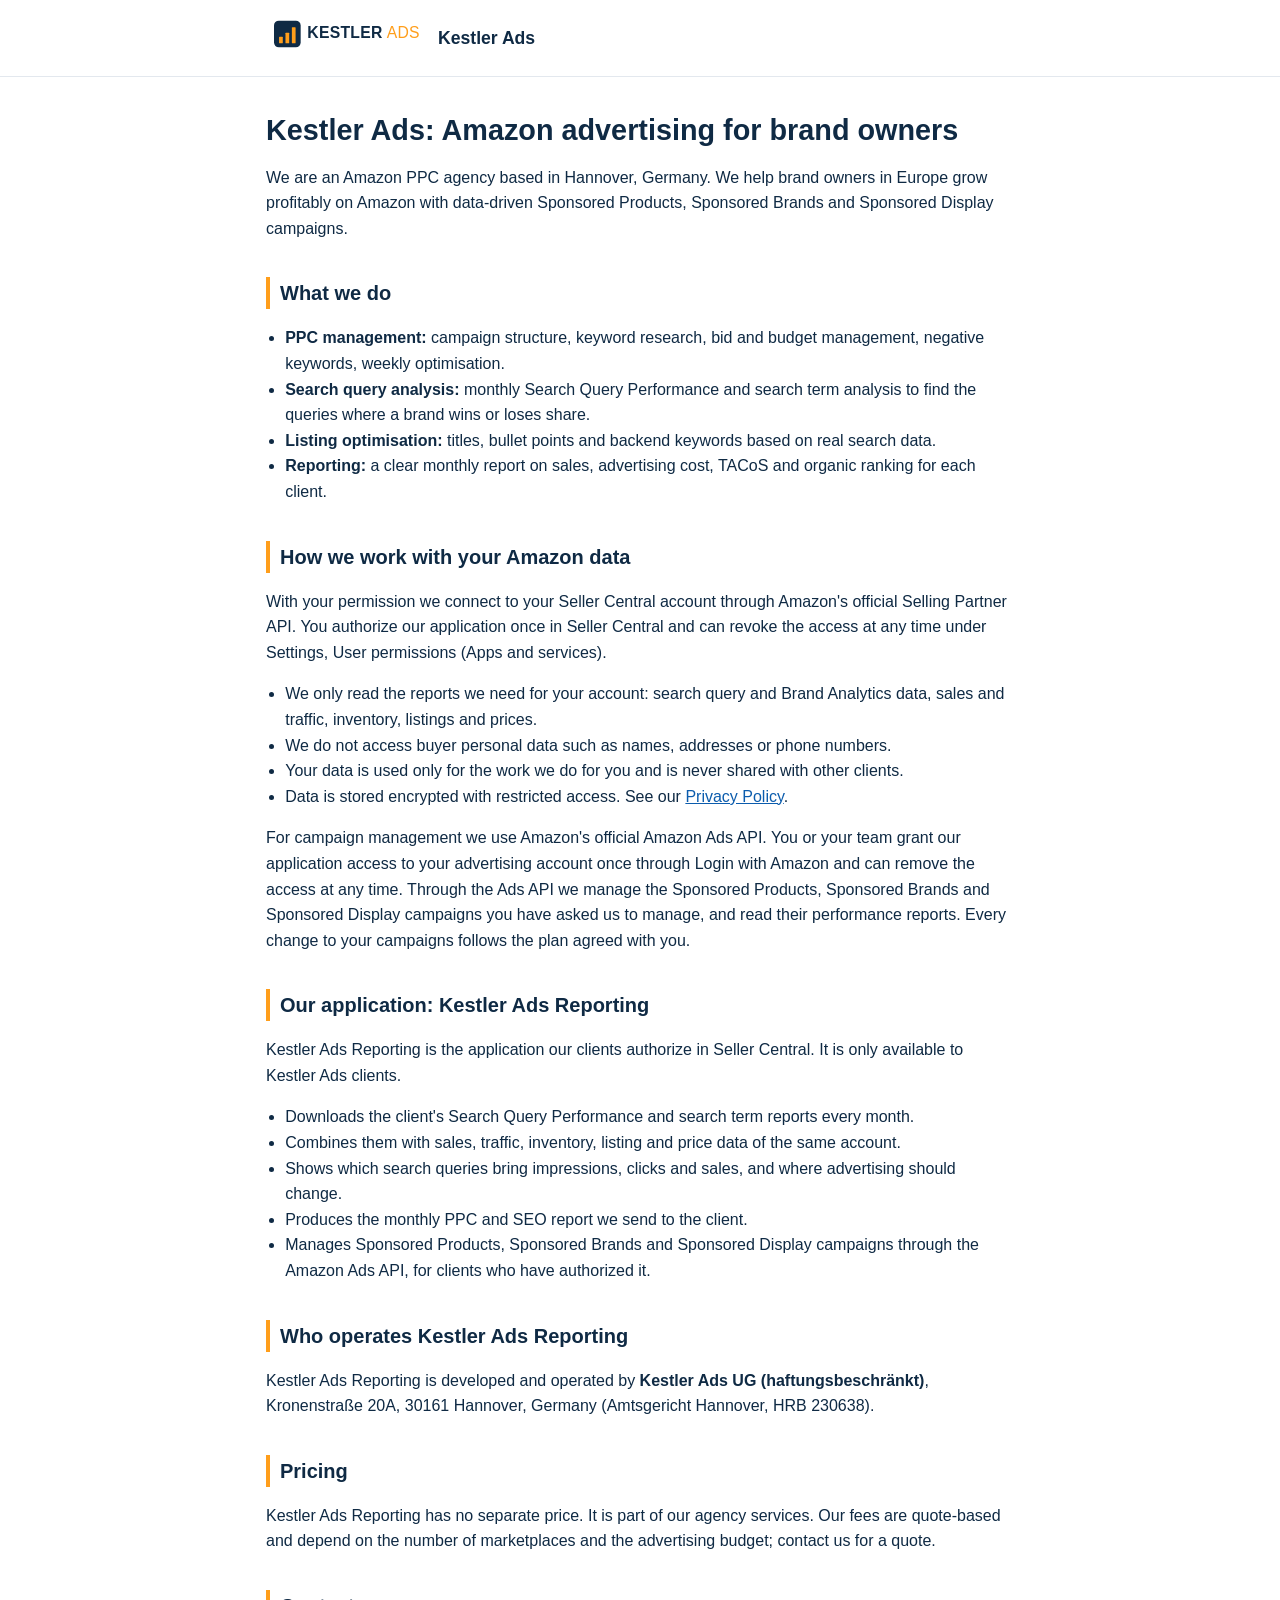
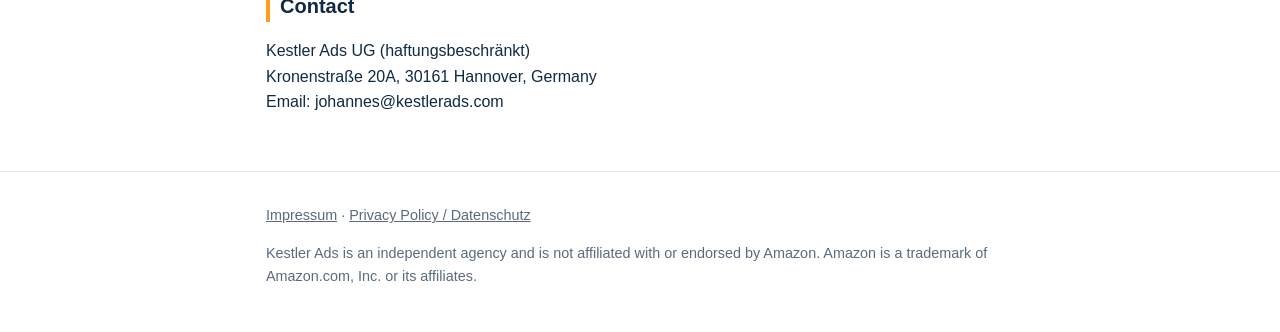
<file: index.html>
<!doctype html>
<html lang="en"><head><meta charset="utf-8"><meta name="viewport" content="width=device-width,initial-scale=1"><title>Kestler Ads: Amazon advertising for brand owners</title><meta name="description" content="Kestler Ads UG: Amazon PPC agency in Hannover, Germany."><link rel="stylesheet" href="/style.css"><link rel="icon" href="/logo-kestler-ads.svg"></head><body>
<header><div class="wrap"><a href="/"><img src="/logo-kestler-ads.svg" alt="Kestler Ads logo"></a><a href="/">Kestler Ads</a></div></header>
<main><div class="wrap">
<h1>Kestler Ads: Amazon advertising for brand owners</h1>
<p>We are an Amazon PPC agency based in Hannover, Germany. We help brand owners in Europe grow profitably on Amazon with data-driven Sponsored Products, Sponsored Brands and Sponsored Display campaigns.</p>
<h2>What we do</h2>
<ul>
<li><strong>PPC management:</strong> campaign structure, keyword research, bid and budget management, negative keywords, weekly optimisation.</li>
<li><strong>Search query analysis:</strong> monthly Search Query Performance and search term analysis to find the queries where a brand wins or loses share.</li>
<li><strong>Listing optimisation:</strong> titles, bullet points and backend keywords based on real search data.</li>
<li><strong>Reporting:</strong> a clear monthly report on sales, advertising cost, TACoS and organic ranking for each client.</li>
</ul>
<h2>How we work with your Amazon data</h2>
<p>With your permission we connect to your Seller Central account through Amazon's official Selling Partner API. You authorize our application once in Seller Central and can revoke the access at any time under Settings, User permissions (Apps and services).</p>
<ul>
<li>We only read the reports we need for your account: search query and Brand Analytics data, sales and traffic, inventory, listings and prices.</li>
<li>We do not access buyer personal data such as names, addresses or phone numbers.</li>
<li>Your data is used only for the work we do for you and is never shared with other clients.</li>
<li>Data is stored encrypted with restricted access. See our <a href="/privacy.html">Privacy Policy</a>.</li>
</ul>
<p>For campaign management we use Amazon's official Amazon Ads API. You or your team grant our application access to your advertising account once through Login with Amazon and can remove the access at any time. Through the Ads API we manage the Sponsored Products, Sponsored Brands and Sponsored Display campaigns you have asked us to manage, and read their performance reports. Every change to your campaigns follows the plan agreed with you.</p>
<h2>Our application: Kestler Ads Reporting</h2>
<p>Kestler Ads Reporting is the application our clients authorize in Seller Central. It is only available to Kestler Ads clients.</p>
<ul>
<li>Downloads the client's Search Query Performance and search term reports every month.</li>
<li>Combines them with sales, traffic, inventory, listing and price data of the same account.</li>
<li>Shows which search queries bring impressions, clicks and sales, and where advertising should change.</li>
<li>Produces the monthly PPC and SEO report we send to the client.</li>
<li>Manages Sponsored Products, Sponsored Brands and Sponsored Display campaigns through the Amazon Ads API, for clients who have authorized it.</li>
</ul>
<h2>Who operates Kestler Ads Reporting</h2>
<p>Kestler Ads Reporting is developed and operated by <strong>Kestler Ads UG (haftungsbeschränkt)</strong>, Kronenstraße 20A, 30161 Hannover, Germany (Amtsgericht Hannover, HRB 230638).</p>
<h2>Pricing</h2>
<p>Kestler Ads Reporting has no separate price. It is part of our agency services. Our fees are quote-based and depend on the number of marketplaces and the advertising budget; contact us for a quote.</p>
<h2>Contact</h2>
<p>Kestler Ads UG (haftungsbeschränkt)<br>Kronenstraße 20A, 30161 Hannover, Germany<br>Email: johannes@kestlerads.com</p>
</div></main>
<footer><div class="wrap"><p><a href="/impressum.html">Impressum</a> · <a href="/privacy.html">Privacy Policy / Datenschutz</a></p><p>Kestler Ads is an independent agency and is not affiliated with or endorsed by Amazon. Amazon is a trademark of Amazon.com, Inc. or its affiliates.</p></div></footer>
</body></html>
</file>
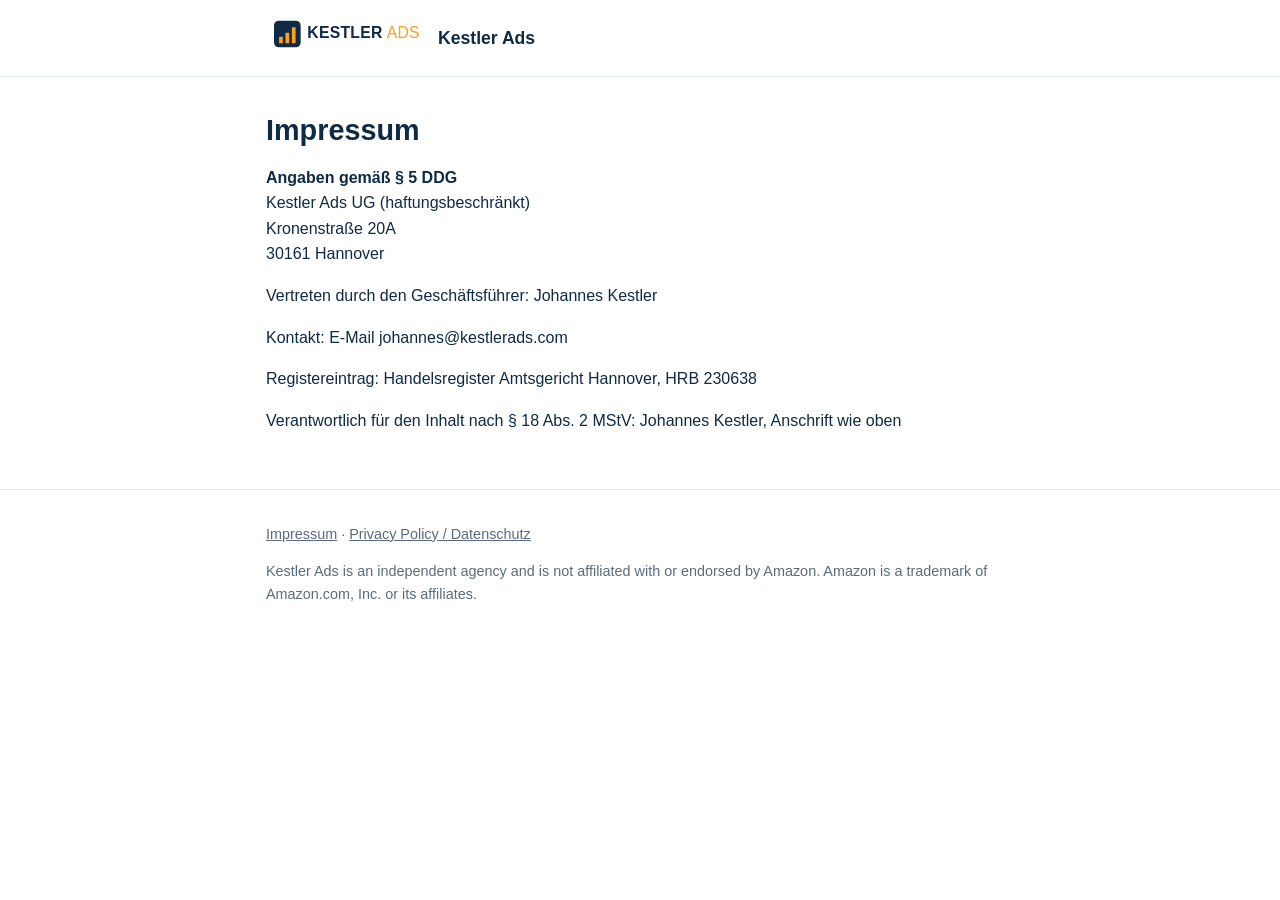
<file: impressum.html>
<!doctype html>
<html lang="de"><head><meta charset="utf-8"><meta name="viewport" content="width=device-width,initial-scale=1"><title>Impressum – Kestler Ads</title><link rel="stylesheet" href="/style.css"><link rel="icon" href="/logo-kestler-ads.svg"></head><body>
<header><div class="wrap"><a href="/"><img src="/logo-kestler-ads.svg" alt="Kestler Ads logo"></a><a href="/">Kestler Ads</a></div></header>
<main><div class="wrap">
<h1>Impressum</h1>
<p><strong>Angaben gemäß § 5 DDG</strong><br>Kestler Ads UG (haftungsbeschränkt)<br>Kronenstraße 20A<br>30161 Hannover</p>
<p>Vertreten durch den Geschäftsführer: Johannes Kestler</p>
<p>Kontakt: E-Mail johannes@kestlerads.com</p>
<p>Registereintrag: Handelsregister Amtsgericht Hannover, HRB 230638</p>
<p>Verantwortlich für den Inhalt nach § 18 Abs. 2 MStV: Johannes Kestler, Anschrift wie oben</p>
</div></main>
<footer><div class="wrap"><p><a href="/impressum.html">Impressum</a> · <a href="/privacy.html">Privacy Policy / Datenschutz</a></p><p>Kestler Ads is an independent agency and is not affiliated with or endorsed by Amazon. Amazon is a trademark of Amazon.com, Inc. or its affiliates.</p></div></footer>
</body></html>
</file>
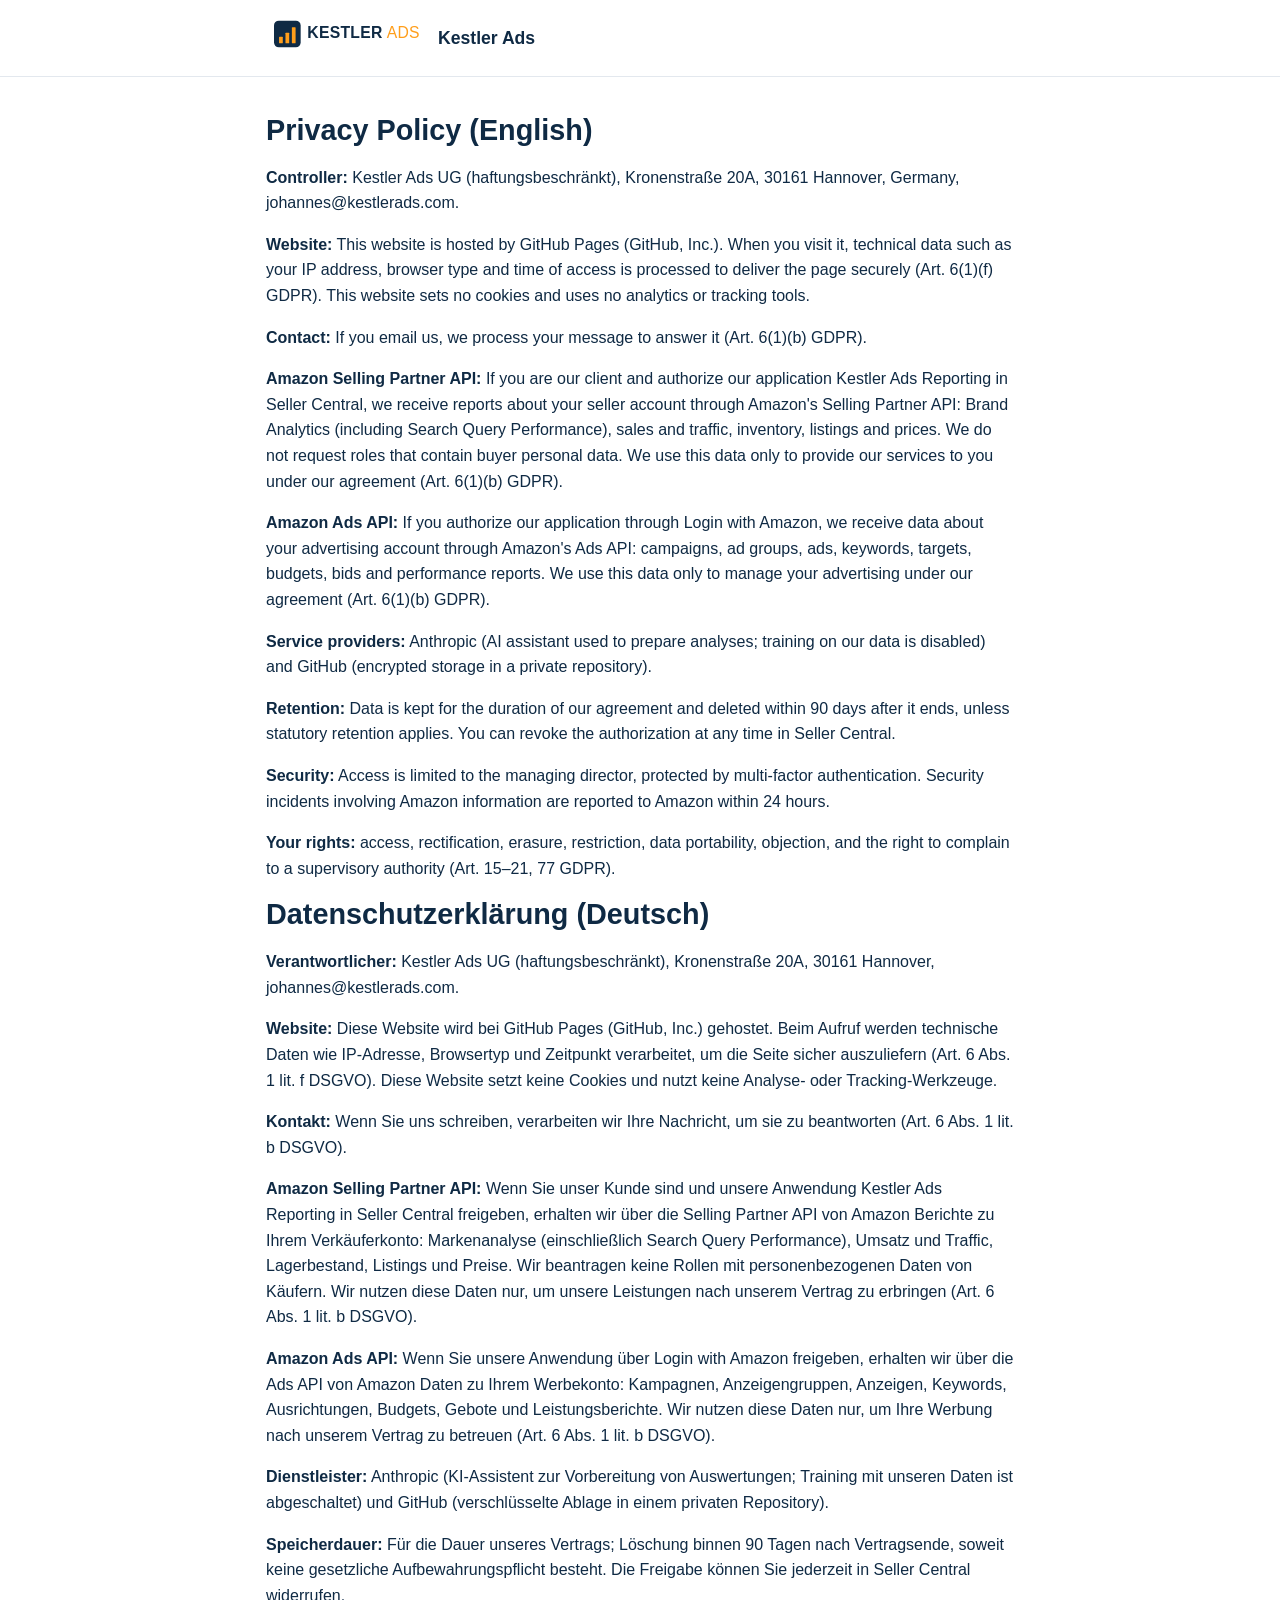
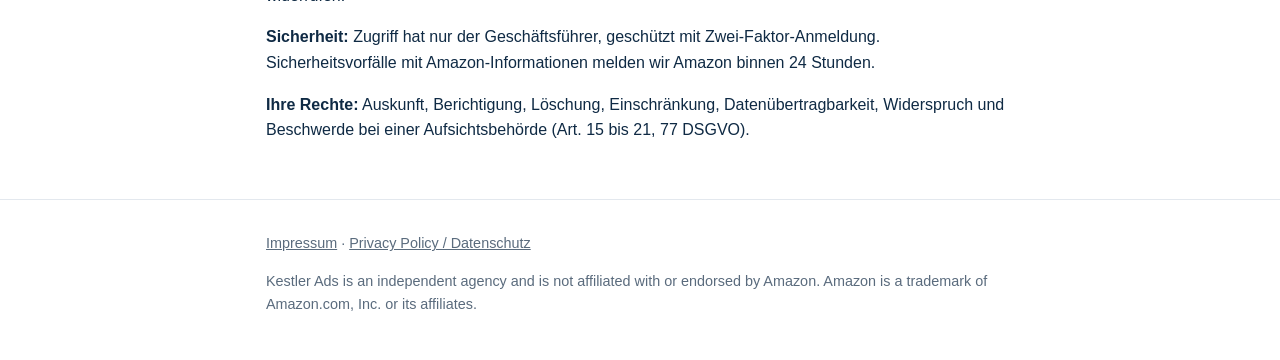
<file: privacy.html>
<!doctype html>
<html lang="en"><head><meta charset="utf-8"><meta name="viewport" content="width=device-width,initial-scale=1"><title>Privacy Policy / Datenschutz – Kestler Ads</title><link rel="stylesheet" href="/style.css"><link rel="icon" href="/logo-kestler-ads.svg"></head><body>
<header><div class="wrap"><a href="/"><img src="/logo-kestler-ads.svg" alt="Kestler Ads logo"></a><a href="/">Kestler Ads</a></div></header>
<main><div class="wrap">
<h1>Privacy Policy (English)</h1>
<p><strong>Controller:</strong> Kestler Ads UG (haftungsbeschränkt), Kronenstraße 20A, 30161 Hannover, Germany, johannes@kestlerads.com.</p>
<p><strong>Website:</strong> This website is hosted by GitHub Pages (GitHub, Inc.). When you visit it, technical data such as your IP address, browser type and time of access is processed to deliver the page securely (Art. 6(1)(f) GDPR). This website sets no cookies and uses no analytics or tracking tools.</p>
<p><strong>Contact:</strong> If you email us, we process your message to answer it (Art. 6(1)(b) GDPR).</p>
<p><strong>Amazon Selling Partner API:</strong> If you are our client and authorize our application Kestler Ads Reporting in Seller Central, we receive reports about your seller account through Amazon's Selling Partner API: Brand Analytics (including Search Query Performance), sales and traffic, inventory, listings and prices. We do not request roles that contain buyer personal data. We use this data only to provide our services to you under our agreement (Art. 6(1)(b) GDPR).</p>
<p><strong>Amazon Ads API:</strong> If you authorize our application through Login with Amazon, we receive data about your advertising account through Amazon's Ads API: campaigns, ad groups, ads, keywords, targets, budgets, bids and performance reports. We use this data only to manage your advertising under our agreement (Art. 6(1)(b) GDPR).</p>
<p><strong>Service providers:</strong> Anthropic (AI assistant used to prepare analyses; training on our data is disabled) and GitHub (encrypted storage in a private repository).</p>
<p><strong>Retention:</strong> Data is kept for the duration of our agreement and deleted within 90 days after it ends, unless statutory retention applies. You can revoke the authorization at any time in Seller Central.</p>
<p><strong>Security:</strong> Access is limited to the managing director, protected by multi-factor authentication. Security incidents involving Amazon information are reported to Amazon within 24 hours.</p>
<p><strong>Your rights:</strong> access, rectification, erasure, restriction, data portability, objection, and the right to complain to a supervisory authority (Art. 15–21, 77 GDPR).</p>
<div lang="de">
<h1>Datenschutzerklärung (Deutsch)</h1>
<p><strong>Verantwortlicher:</strong> Kestler Ads UG (haftungsbeschränkt), Kronenstraße 20A, 30161 Hannover, johannes@kestlerads.com.</p>
<p><strong>Website:</strong> Diese Website wird bei GitHub Pages (GitHub, Inc.) gehostet. Beim Aufruf werden technische Daten wie IP-Adresse, Browsertyp und Zeitpunkt verarbeitet, um die Seite sicher auszuliefern (Art. 6 Abs. 1 lit. f DSGVO). Diese Website setzt keine Cookies und nutzt keine Analyse- oder Tracking-Werkzeuge.</p>
<p><strong>Kontakt:</strong> Wenn Sie uns schreiben, verarbeiten wir Ihre Nachricht, um sie zu beantworten (Art. 6 Abs. 1 lit. b DSGVO).</p>
<p><strong>Amazon Selling Partner API:</strong> Wenn Sie unser Kunde sind und unsere Anwendung Kestler Ads Reporting in Seller Central freigeben, erhalten wir über die Selling Partner API von Amazon Berichte zu Ihrem Verkäuferkonto: Markenanalyse (einschließlich Search Query Performance), Umsatz und Traffic, Lagerbestand, Listings und Preise. Wir beantragen keine Rollen mit personenbezogenen Daten von Käufern. Wir nutzen diese Daten nur, um unsere Leistungen nach unserem Vertrag zu erbringen (Art. 6 Abs. 1 lit. b DSGVO).</p>
<p><strong>Amazon Ads API:</strong> Wenn Sie unsere Anwendung über Login with Amazon freigeben, erhalten wir über die Ads API von Amazon Daten zu Ihrem Werbekonto: Kampagnen, Anzeigengruppen, Anzeigen, Keywords, Ausrichtungen, Budgets, Gebote und Leistungsberichte. Wir nutzen diese Daten nur, um Ihre Werbung nach unserem Vertrag zu betreuen (Art. 6 Abs. 1 lit. b DSGVO).</p>
<p><strong>Dienstleister:</strong> Anthropic (KI-Assistent zur Vorbereitung von Auswertungen; Training mit unseren Daten ist abgeschaltet) und GitHub (verschlüsselte Ablage in einem privaten Repository).</p>
<p><strong>Speicherdauer:</strong> Für die Dauer unseres Vertrags; Löschung binnen 90 Tagen nach Vertragsende, soweit keine gesetzliche Aufbewahrungspflicht besteht. Die Freigabe können Sie jederzeit in Seller Central widerrufen.</p>
<p><strong>Sicherheit:</strong> Zugriff hat nur der Geschäftsführer, geschützt mit Zwei-Faktor-Anmeldung. Sicherheitsvorfälle mit Amazon-Informationen melden wir Amazon binnen 24 Stunden.</p>
<p><strong>Ihre Rechte:</strong> Auskunft, Berichtigung, Löschung, Einschränkung, Datenübertragbarkeit, Widerspruch und Beschwerde bei einer Aufsichtsbehörde (Art. 15 bis 21, 77 DSGVO).</p>
</div>
</div></main>
<footer><div class="wrap"><p><a href="/impressum.html">Impressum</a> · <a href="/privacy.html">Privacy Policy / Datenschutz</a></p><p>Kestler Ads is an independent agency and is not affiliated with or endorsed by Amazon. Amazon is a trademark of Amazon.com, Inc. or its affiliates.</p></div></footer>
</body></html>
</file>
<file: style.css>
:root{--ink:#0f2a44;--accent:#ff9e1b;--muted:#5a6b7d;--bg:#ffffff;--line:#e3e8ee}
*{box-sizing:border-box}
body{margin:0;font-family:-apple-system,BlinkMacSystemFont,"Segoe UI",Roboto,Helvetica,Arial,sans-serif;color:var(--ink);background:var(--bg);line-height:1.6}
.wrap{max-width:780px;margin:0 auto;padding:0 16px}
header{border-bottom:1px solid var(--line)}
header .wrap{display:flex;align-items:center;gap:12px;padding-top:14px;padding-bottom:14px}
header img{height:40px;width:auto}
header a{color:var(--ink);text-decoration:none;font-weight:700;font-size:1.1rem}
main{padding:24px 0 40px}
h1{font-size:1.8rem;line-height:1.25;margin:.4em 0}
h2{font-size:1.25rem;margin:1.8em 0 .4em;border-left:4px solid var(--accent);padding-left:10px}
a{color:#0b5cad}
ul{padding-left:1.2em}
footer{border-top:1px solid var(--line);color:var(--muted);font-size:.9rem;padding:18px 0 30px}
footer a{color:var(--muted)}
</file>
